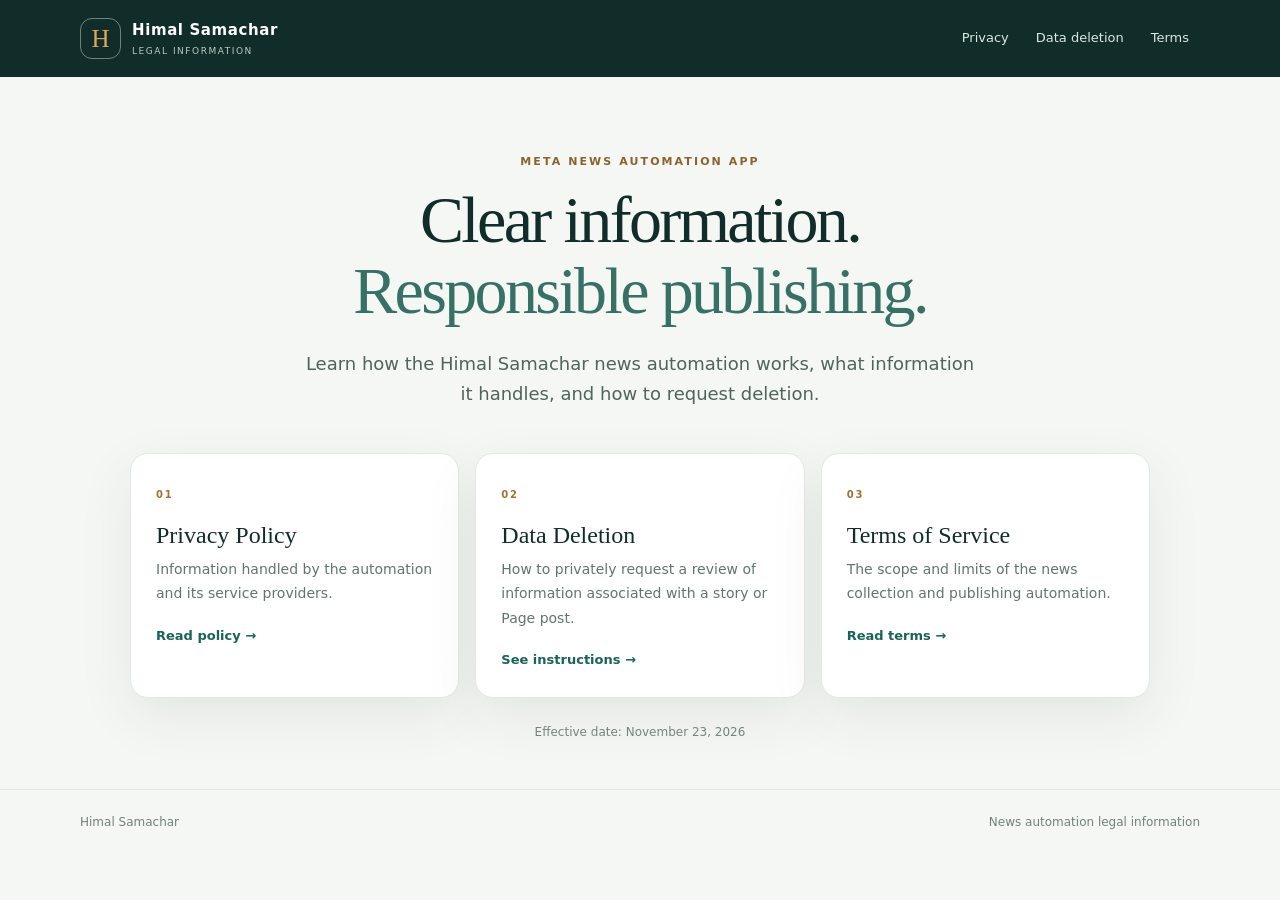
<file: index.html>
<!doctype html><html lang="en"><head><meta charset="utf-8"><meta name="viewport" content="width=device-width,initial-scale=1"><meta name="theme-color" content="#102d2a"><meta name="description" content="Privacy, deletion, and terms information for the Himal Samachar Meta News Automation app."><title>Himal Samachar · Legal information</title><link rel="stylesheet" href="styles.css"></head><body>
<header><a class="brand" href="index.html"><span class="mark">H</span><span><b>Himal Samachar</b><small>LEGAL INFORMATION</small></span></a><nav aria-label="Main navigation"><a href="privacy.html">Privacy</a><a href="data-deletion.html">Data deletion</a><a href="terms.html">Terms</a></nav></header>
<main class="home"><section class="hero"><p class="eyebrow">META NEWS AUTOMATION APP</p><h1>Clear information.<br><em>Responsible publishing.</em></h1><p class="lead">Learn how the Himal Samachar news automation works, what information it handles, and how to request deletion.</p></section><section class="cards" aria-label="Legal pages"><a class="card" href="privacy.html"><span>01</span><h2>Privacy Policy</h2><p>Information handled by the automation and its service providers.</p><b>Read policy →</b></a><a class="card" href="data-deletion.html"><span>02</span><h2>Data Deletion</h2><p>How to privately request a review of information associated with a story or Page post.</p><b>See instructions →</b></a><a class="card" href="terms.html"><span>03</span><h2>Terms of Service</h2><p>The scope and limits of the news collection and publishing automation.</p><b>Read terms →</b></a></section><p class="effective">Effective date: November 23, 2026</p></main><footer><span>Himal Samachar</span><span>News automation legal information</span></footer></body></html>
</file>
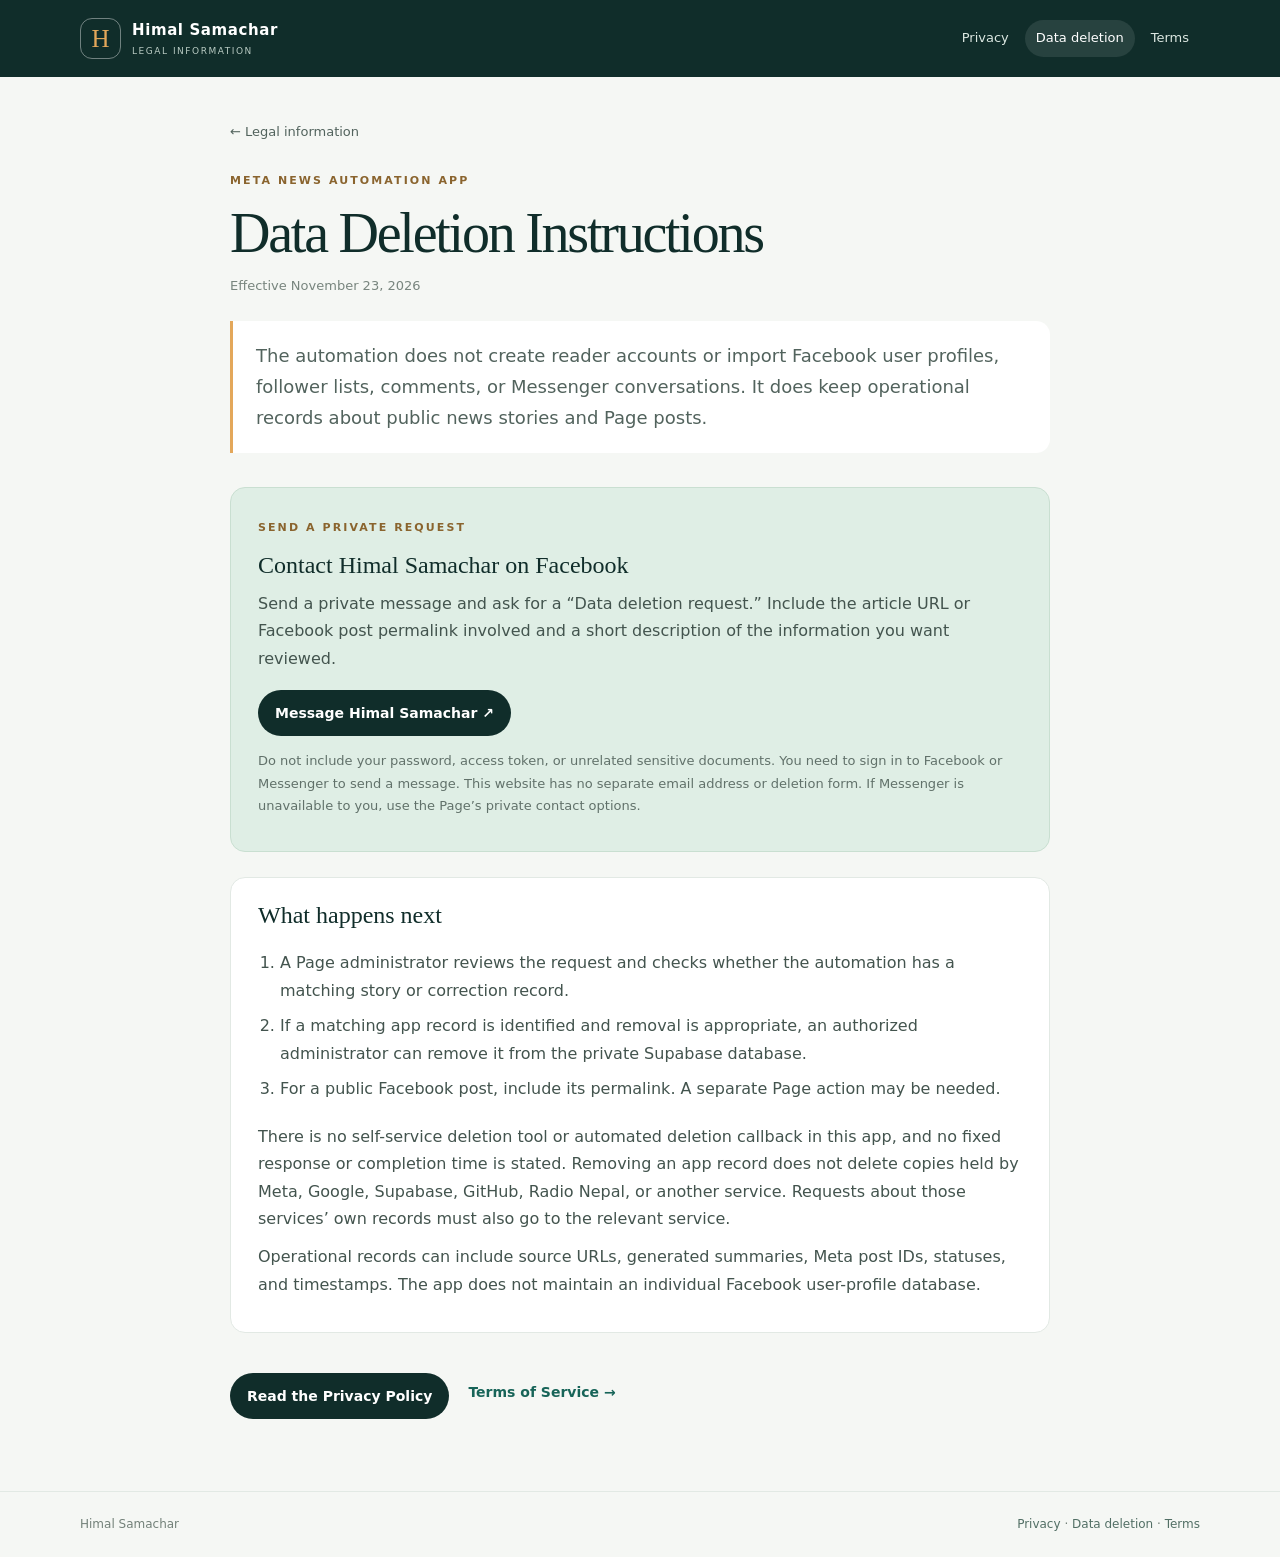
<file: data-deletion.html>
<!doctype html><html lang="en"><head><meta charset="utf-8"><meta name="viewport" content="width=device-width,initial-scale=1"><meta name="theme-color" content="#102d2a"><meta name="description" content="How to request deletion of information handled by the Himal Samachar Meta News Automation app."><title>Data Deletion · Himal Samachar</title><link rel="stylesheet" href="styles.css"></head><body>
<header><a class="brand" href="index.html"><span class="mark">H</span><span><b>Himal Samachar</b><small>LEGAL INFORMATION</small></span></a><nav aria-label="Main navigation"><a href="privacy.html">Privacy</a><a class="active" href="data-deletion.html">Data deletion</a><a href="terms.html">Terms</a></nav></header>
<main class="document"><a class="back" href="index.html">← Legal information</a><p class="eyebrow">META NEWS AUTOMATION APP</p><h1>Data Deletion Instructions</h1><p class="date">Effective November 23, 2026</p><p class="lead">The automation does not create reader accounts or import Facebook user profiles, follower lists, comments, or Messenger conversations. It does keep operational records about public news stories and Page posts.</p>
<section class="request"><span class="eyebrow">SEND A PRIVATE REQUEST</span><h2>Contact Himal Samachar on Facebook</h2><p>Send a private message and ask for a “Data deletion request.” Include the article URL or Facebook post permalink involved and a short description of the information you want reviewed.</p><a class="button" href="https://m.me/1519415424581146" rel="noopener noreferrer">Message Himal Samachar ↗</a><p class="small">Do not include your password, access token, or unrelated sensitive documents. You need to sign in to Facebook or Messenger to send a message. This website has no separate email address or deletion form. If Messenger is unavailable to you, use the Page’s private contact options.</p></section>
<section><h2>What happens next</h2><ol><li>A Page administrator reviews the request and checks whether the automation has a matching story or correction record.</li><li>If a matching app record is identified and removal is appropriate, an authorized administrator can remove it from the private Supabase database.</li><li>For a public Facebook post, include its permalink. A separate Page action may be needed.</li></ol><p>There is no self-service deletion tool or automated deletion callback in this app, and no fixed response or completion time is stated. Removing an app record does not delete copies held by Meta, Google, Supabase, GitHub, Radio Nepal, or another service. Requests about those services’ own records must also go to the relevant service.</p><p>Operational records can include source URLs, generated summaries, Meta post IDs, statuses, and timestamps. The app does not maintain an individual Facebook user-profile database.</p></section><div class="actions"><a class="button" href="privacy.html">Read the Privacy Policy</a><a href="terms.html">Terms of Service →</a></div></main><footer><span>Himal Samachar</span><span><a href="privacy.html">Privacy</a> · <a href="data-deletion.html">Data deletion</a> · <a href="terms.html">Terms</a></span></footer></body></html>
</file>
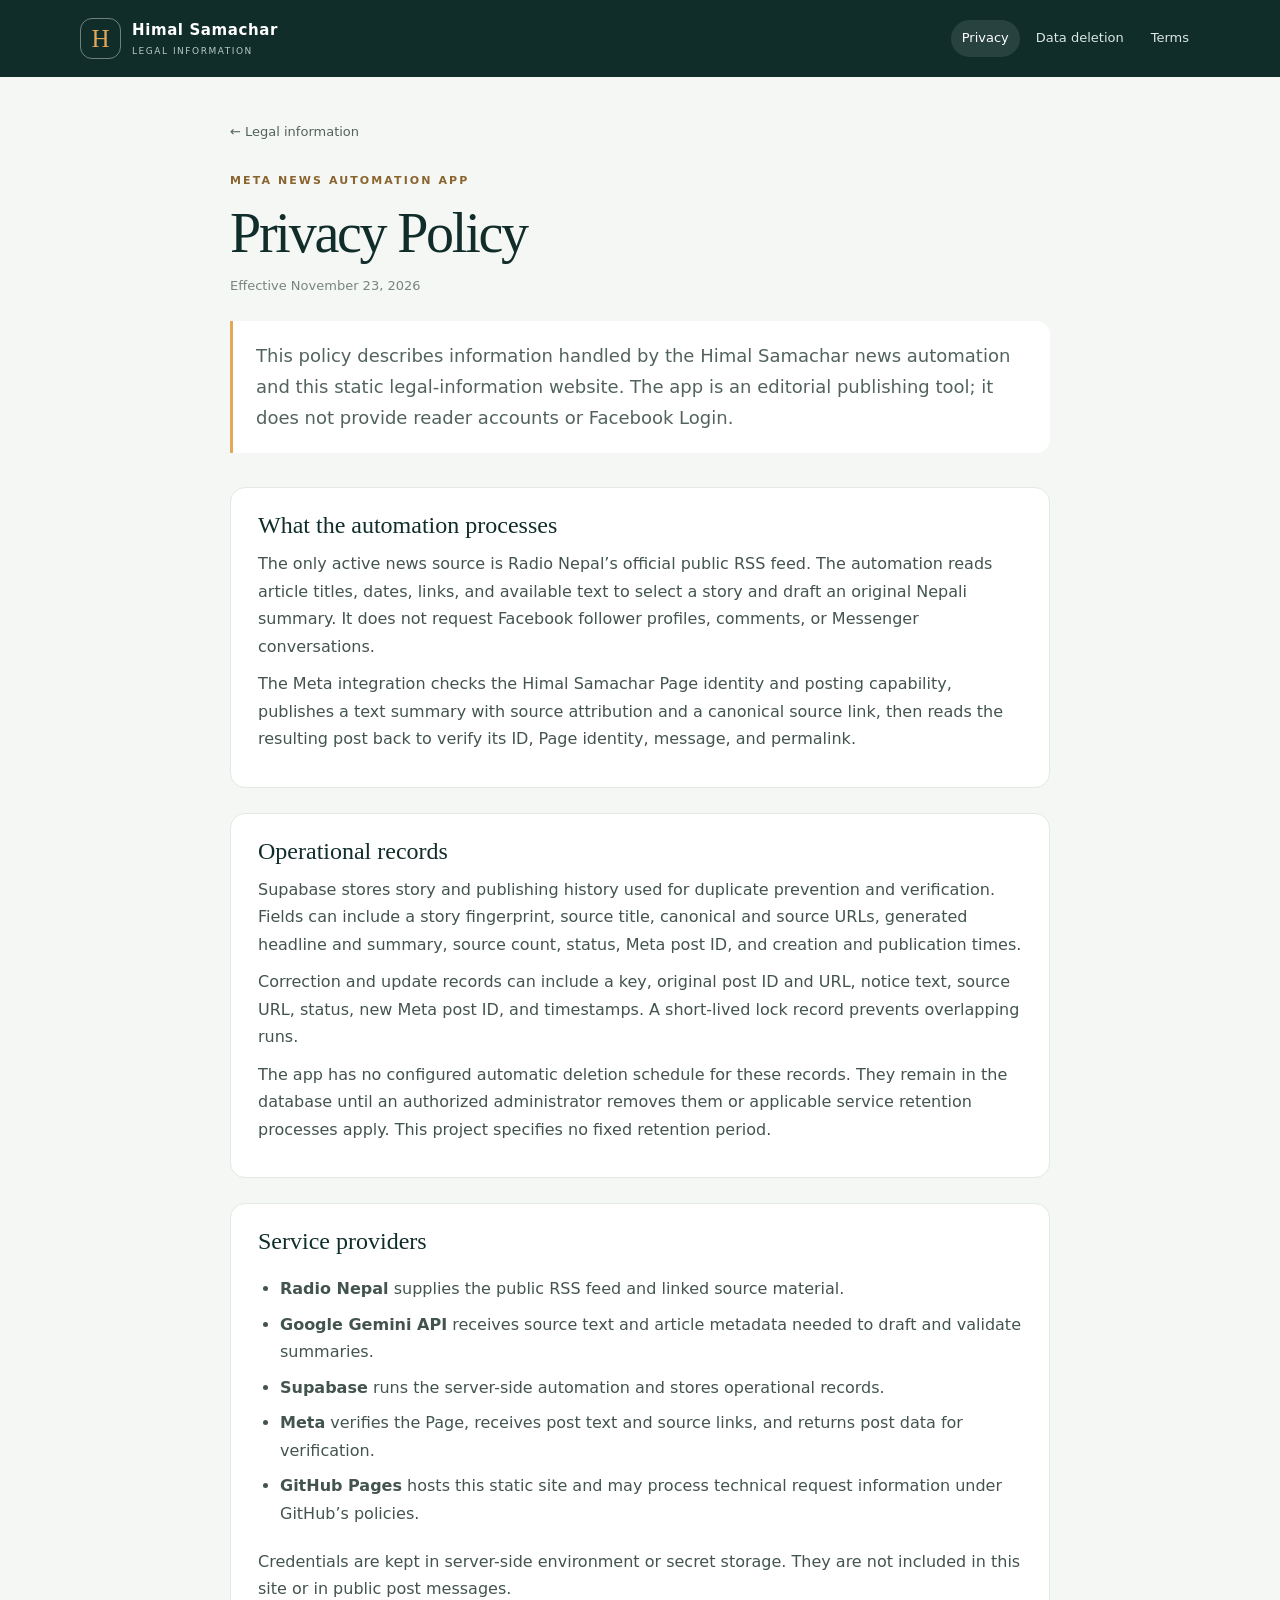
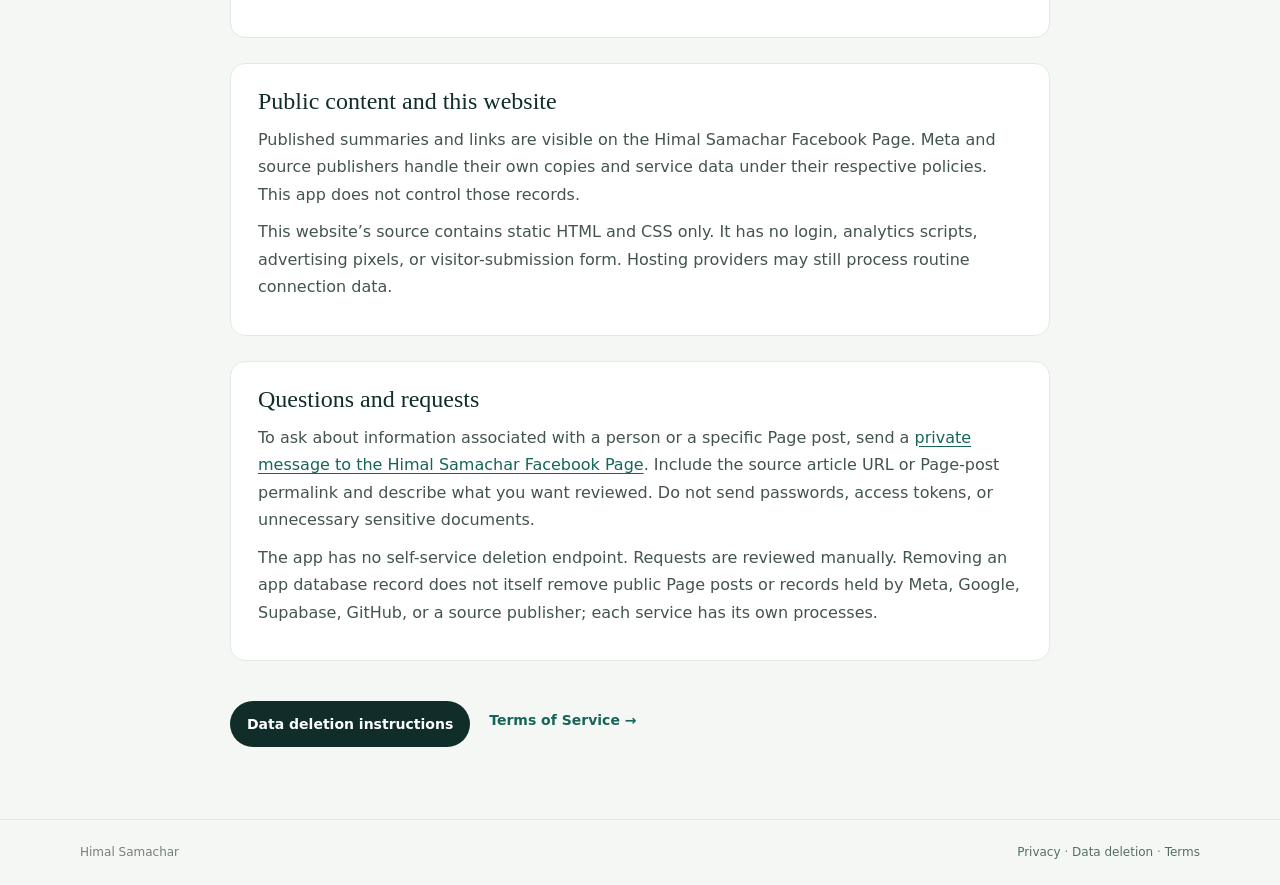
<file: privacy.html>
<!doctype html><html lang="en"><head><meta charset="utf-8"><meta name="viewport" content="width=device-width,initial-scale=1"><meta name="theme-color" content="#102d2a"><meta name="description" content="Privacy Policy for the Himal Samachar Meta News Automation app."><title>Privacy Policy · Himal Samachar</title><link rel="stylesheet" href="styles.css"></head><body>
<header><a class="brand" href="index.html"><span class="mark">H</span><span><b>Himal Samachar</b><small>LEGAL INFORMATION</small></span></a><nav aria-label="Main navigation"><a class="active" href="privacy.html">Privacy</a><a href="data-deletion.html">Data deletion</a><a href="terms.html">Terms</a></nav></header>
<main class="document"><a class="back" href="index.html">← Legal information</a><p class="eyebrow">META NEWS AUTOMATION APP</p><h1>Privacy Policy</h1><p class="date">Effective November 23, 2026</p><p class="lead">This policy describes information handled by the Himal Samachar news automation and this static legal-information website. The app is an editorial publishing tool; it does not provide reader accounts or Facebook Login.</p>
<section><h2>What the automation processes</h2><p>The only active news source is Radio Nepal’s official public RSS feed. The automation reads article titles, dates, links, and available text to select a story and draft an original Nepali summary. It does not request Facebook follower profiles, comments, or Messenger conversations.</p><p>The Meta integration checks the Himal Samachar Page identity and posting capability, publishes a text summary with source attribution and a canonical source link, then reads the resulting post back to verify its ID, Page identity, message, and permalink.</p></section>
<section><h2>Operational records</h2><p>Supabase stores story and publishing history used for duplicate prevention and verification. Fields can include a story fingerprint, source title, canonical and source URLs, generated headline and summary, source count, status, Meta post ID, and creation and publication times.</p><p>Correction and update records can include a key, original post ID and URL, notice text, source URL, status, new Meta post ID, and timestamps. A short-lived lock record prevents overlapping runs.</p><p>The app has no configured automatic deletion schedule for these records. They remain in the database until an authorized administrator removes them or applicable service retention processes apply. This project specifies no fixed retention period.</p></section>
<section><h2>Service providers</h2><ul><li><b>Radio Nepal</b> supplies the public RSS feed and linked source material.</li><li><b>Google Gemini API</b> receives source text and article metadata needed to draft and validate summaries.</li><li><b>Supabase</b> runs the server-side automation and stores operational records.</li><li><b>Meta</b> verifies the Page, receives post text and source links, and returns post data for verification.</li><li><b>GitHub Pages</b> hosts this static site and may process technical request information under GitHub’s policies.</li></ul><p>Credentials are kept in server-side environment or secret storage. They are not included in this site or in public post messages.</p></section>
<section><h2>Public content and this website</h2><p>Published summaries and links are visible on the Himal Samachar Facebook Page. Meta and source publishers handle their own copies and service data under their respective policies. This app does not control those records.</p><p>This website’s source contains static HTML and CSS only. It has no login, analytics scripts, advertising pixels, or visitor-submission form. Hosting providers may still process routine connection data.</p></section>
<section><h2>Questions and requests</h2><p>To ask about information associated with a person or a specific Page post, send a <a href="https://m.me/1519415424581146" rel="noopener noreferrer">private message to the Himal Samachar Facebook Page</a>. Include the source article URL or Page-post permalink and describe what you want reviewed. Do not send passwords, access tokens, or unnecessary sensitive documents.</p><p>The app has no self-service deletion endpoint. Requests are reviewed manually. Removing an app database record does not itself remove public Page posts or records held by Meta, Google, Supabase, GitHub, or a source publisher; each service has its own processes.</p></section>
<div class="actions"><a class="button" href="data-deletion.html">Data deletion instructions</a><a href="terms.html">Terms of Service →</a></div></main><footer><span>Himal Samachar</span><span><a href="privacy.html">Privacy</a> · <a href="data-deletion.html">Data deletion</a> · <a href="terms.html">Terms</a></span></footer></body></html>
</file>
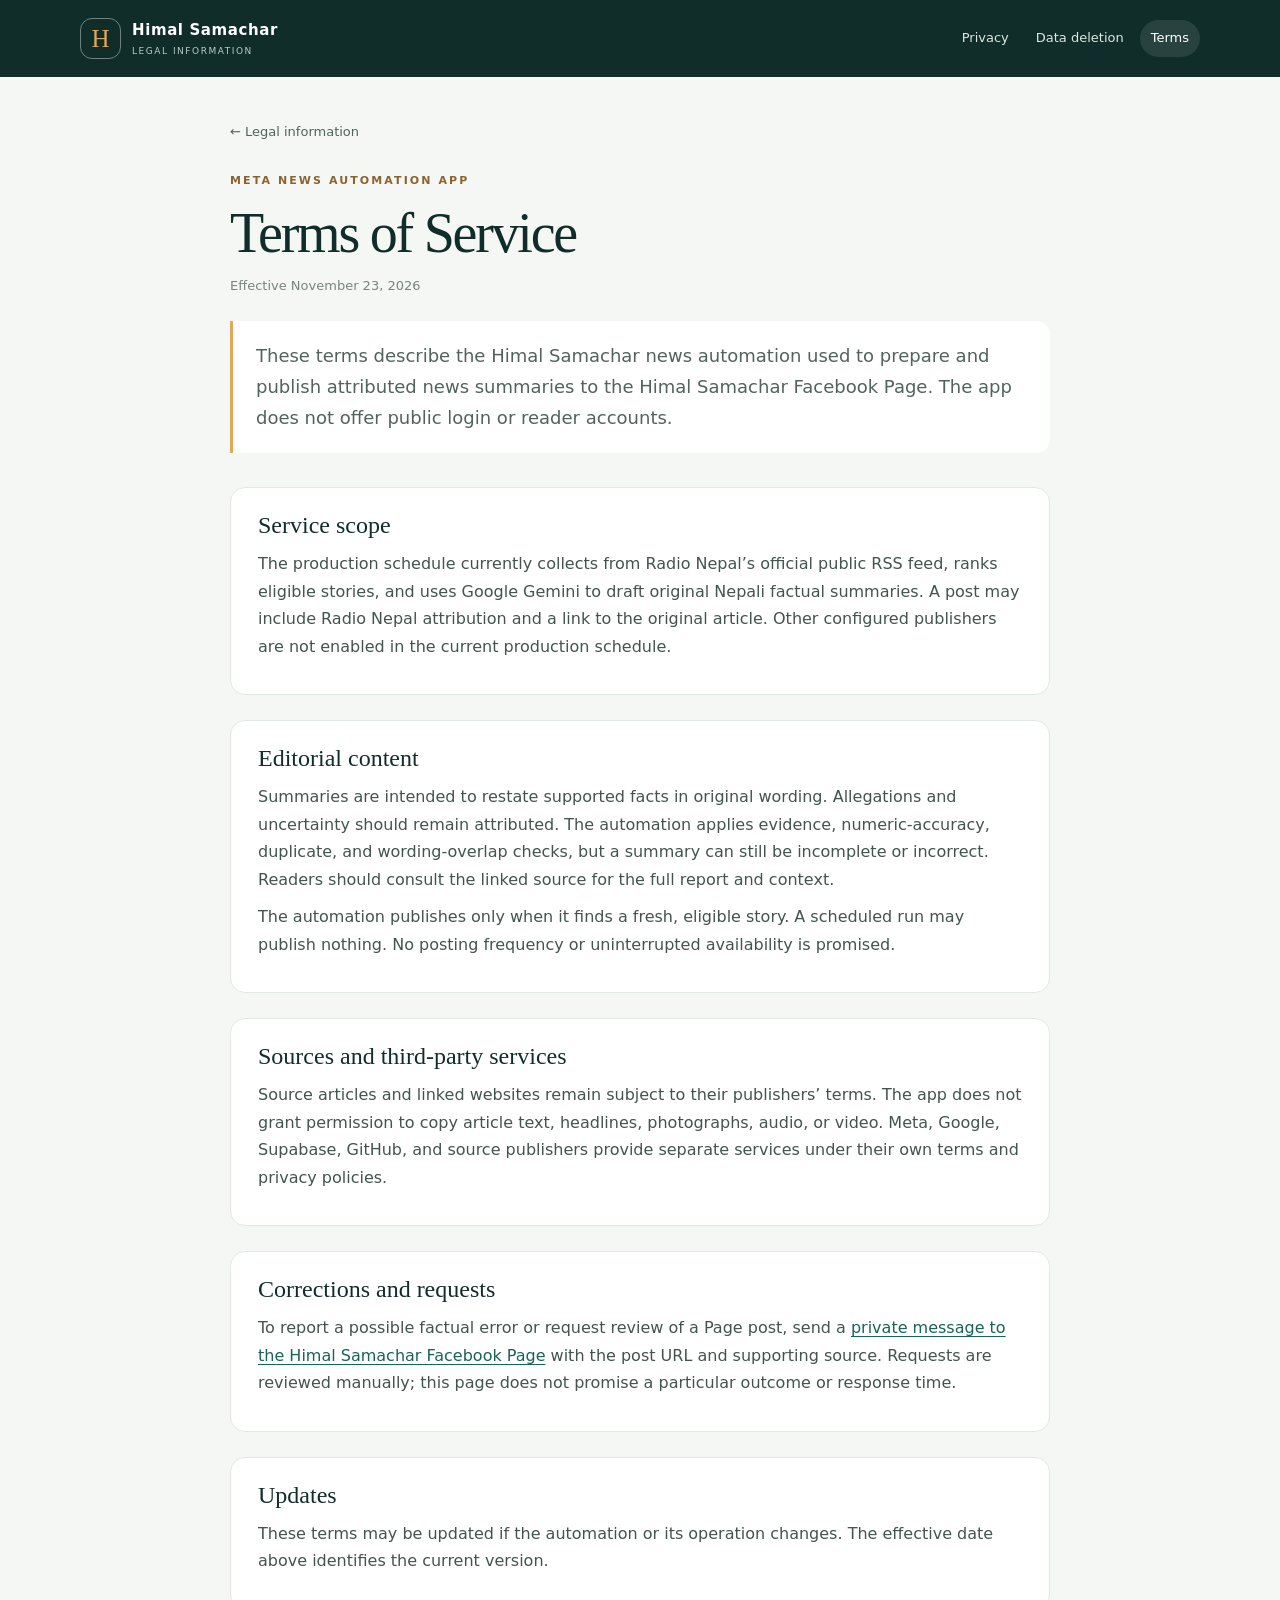
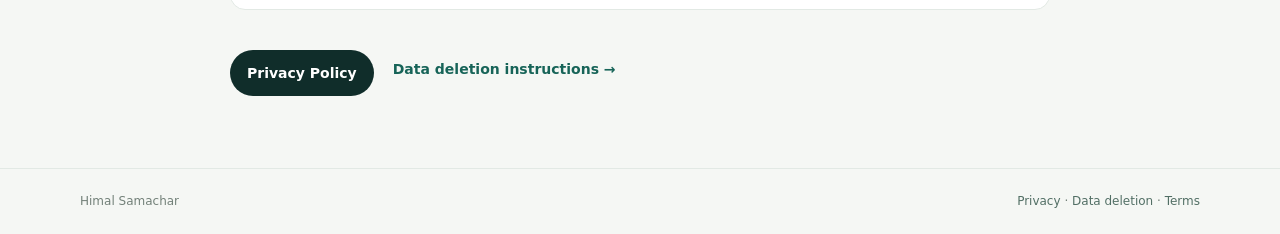
<file: terms.html>
<!doctype html><html lang="en"><head><meta charset="utf-8"><meta name="viewport" content="width=device-width,initial-scale=1"><meta name="theme-color" content="#102d2a"><meta name="description" content="Terms of Service for the Himal Samachar Meta News Automation app."><title>Terms of Service · Himal Samachar</title><link rel="stylesheet" href="styles.css"></head><body>
<header><a class="brand" href="index.html"><span class="mark">H</span><span><b>Himal Samachar</b><small>LEGAL INFORMATION</small></span></a><nav aria-label="Main navigation"><a href="privacy.html">Privacy</a><a href="data-deletion.html">Data deletion</a><a class="active" href="terms.html">Terms</a></nav></header>
<main class="document"><a class="back" href="index.html">← Legal information</a><p class="eyebrow">META NEWS AUTOMATION APP</p><h1>Terms of Service</h1><p class="date">Effective November 23, 2026</p><p class="lead">These terms describe the Himal Samachar news automation used to prepare and publish attributed news summaries to the Himal Samachar Facebook Page. The app does not offer public login or reader accounts.</p>
<section><h2>Service scope</h2><p>The production schedule currently collects from Radio Nepal’s official public RSS feed, ranks eligible stories, and uses Google Gemini to draft original Nepali factual summaries. A post may include Radio Nepal attribution and a link to the original article. Other configured publishers are not enabled in the current production schedule.</p></section>
<section><h2>Editorial content</h2><p>Summaries are intended to restate supported facts in original wording. Allegations and uncertainty should remain attributed. The automation applies evidence, numeric-accuracy, duplicate, and wording-overlap checks, but a summary can still be incomplete or incorrect. Readers should consult the linked source for the full report and context.</p><p>The automation publishes only when it finds a fresh, eligible story. A scheduled run may publish nothing. No posting frequency or uninterrupted availability is promised.</p></section>
<section><h2>Sources and third-party services</h2><p>Source articles and linked websites remain subject to their publishers’ terms. The app does not grant permission to copy article text, headlines, photographs, audio, or video. Meta, Google, Supabase, GitHub, and source publishers provide separate services under their own terms and privacy policies.</p></section>
<section><h2>Corrections and requests</h2><p>To report a possible factual error or request review of a Page post, send a <a href="https://m.me/1519415424581146" rel="noopener noreferrer">private message to the Himal Samachar Facebook Page</a> with the post URL and supporting source. Requests are reviewed manually; this page does not promise a particular outcome or response time.</p></section>
<section><h2>Updates</h2><p>These terms may be updated if the automation or its operation changes. The effective date above identifies the current version.</p></section><div class="actions"><a class="button" href="privacy.html">Privacy Policy</a><a href="data-deletion.html">Data deletion instructions →</a></div></main><footer><span>Himal Samachar</span><span><a href="privacy.html">Privacy</a> · <a href="data-deletion.html">Data deletion</a> · <a href="terms.html">Terms</a></span></footer></body></html>
</file>
<file: styles.css>
:root{color-scheme:light;--ink:#163c38;--deep:#102d2a;--muted:#65736e;--line:#e2e9e4;--paper:#f5f7f4;--white:#fff;--gold:#e3a75a;--mint:#dfeee5;--shadow:0 18px 55px rgba(18,45,42,.08)}*{box-sizing:border-box}body{margin:0;background:var(--paper);color:var(--deep);font-family:Inter,ui-sans-serif,system-ui,-apple-system,"Segoe UI",sans-serif;font-size:16px;line-height:1.72}a{color:#176458;text-underline-offset:3px}a:hover{color:#0d423a}header{display:flex;align-items:center;justify-content:space-between;gap:24px;padding:18px max(22px,calc((100% - 1120px)/2));background:var(--deep);color:white}.brand{display:flex;align-items:center;gap:11px;color:white;text-decoration:none}.mark{display:grid;place-items:center;width:41px;height:41px;border:1px solid #ffffff66;border-radius:12px;color:var(--gold);font:25px Georgia,serif}.brand b,.brand small{display:block}.brand b{font-size:15px;letter-spacing:.04em}.brand small{color:#b9cbc3;font-size:9px;letter-spacing:.17em}nav{display:flex;flex-wrap:wrap;gap:5px}nav a{padding:7px 11px;border-radius:999px;color:#dbe7e1;text-decoration:none;font-size:13px}nav a:hover,nav a.active{background:#ffffff19;color:white}.home{width:min(100% - 40px,1020px);margin:auto;padding:76px 0 46px}.hero{max-width:770px;margin:0 auto 43px;text-align:center}.eyebrow{margin:0 0 12px;color:#8a642e;font-size:11px;font-weight:750;letter-spacing:.19em}.hero h1,.document h1{margin:0;color:var(--deep);font:500 clamp(40px,6vw,66px)/1.08 Georgia,"Times New Roman",serif;letter-spacing:-.04em}.hero h1 em{color:#377166;font-style:normal}.lead{color:#52635d;font-size:18px;line-height:1.7}.hero .lead{max-width:670px;margin:22px auto 0}.cards{display:grid;grid-template-columns:repeat(3,1fr);gap:16px}.card{min-height:225px;padding:25px;border:1px solid var(--line);border-radius:18px;background:white;box-shadow:var(--shadow);color:inherit;text-decoration:none;transition:transform .16s,border-color .16s}.card:hover{transform:translateY(-3px);border-color:#b6cec3;color:inherit}.card>span{color:#a07335;font-size:10px;font-weight:800;letter-spacing:.18em}.card h2,.document section h2{font:500 24px Georgia,serif}.card h2{margin:16px 0 8px}.card p{margin:0;color:var(--muted);font-size:14px}.card b{display:inline-block;margin-top:19px;color:#176458;font-size:13px}.effective{margin:24px 0 0;color:#77847e;text-align:center;font-size:12px}.document{width:min(100% - 40px,820px);margin:auto;padding:40px 0 72px}.back{display:inline-block;margin-bottom:28px;color:#52635d;font-size:13px;text-decoration:none}.document h1{font-size:clamp(38px,6vw,56px)}.date{margin:12px 0 24px;color:#78857e;font-size:13px}.document>.lead{margin:22px 0 34px;padding:20px 23px;border-left:3px solid var(--gold);border-radius:0 14px 14px 0;background:white}.document section{margin:25px 0;padding:24px 27px;border:1px solid var(--line);border-radius:15px;background:white}.document section h2{margin:0 0 11px}.document section p{margin:10px 0;color:#43544e}.document ul,.document ol{padding-left:22px;color:#43544e}.document li{padding:4px 0}.request{background:var(--mint)!important;border-color:#c9dfd1!important}.request h2{margin-top:12px!important}.button{display:inline-flex;align-items:center;gap:9px;margin-top:8px;padding:11px 17px;border-radius:999px;background:var(--deep);color:white;text-decoration:none;font-size:14px;font-weight:700}.button:hover{background:#24594f;color:white}.small{margin-top:14px!important;color:#61716a!important;font-size:13px}.actions{display:flex;align-items:center;gap:19px;margin-top:32px}.actions>a:not(.button){font-size:14px;font-weight:700;text-decoration:none}footer{display:flex;justify-content:space-between;gap:18px;padding:22px max(22px,calc((100% - 1120px)/2));border-top:1px solid var(--line);color:#738179;font-size:12px}footer a{color:#526f65;text-decoration:none}@media(max-width:700px){header{align-items:flex-start;flex-direction:column;gap:13px;padding:17px 20px}nav a{padding:7px 9px}.home{padding-top:50px}.cards{grid-template-columns:1fr}.card{min-height:0;padding:22px}.document{padding-top:25px}.document section{padding:20px}.document>.lead{padding:17px}.actions{align-items:flex-start;flex-direction:column;gap:12px}footer{flex-direction:column;gap:4px;padding:18px 21px}}@media(prefers-reduced-motion:reduce){*{scroll-behavior:auto;transition:none!important}}
</file>
